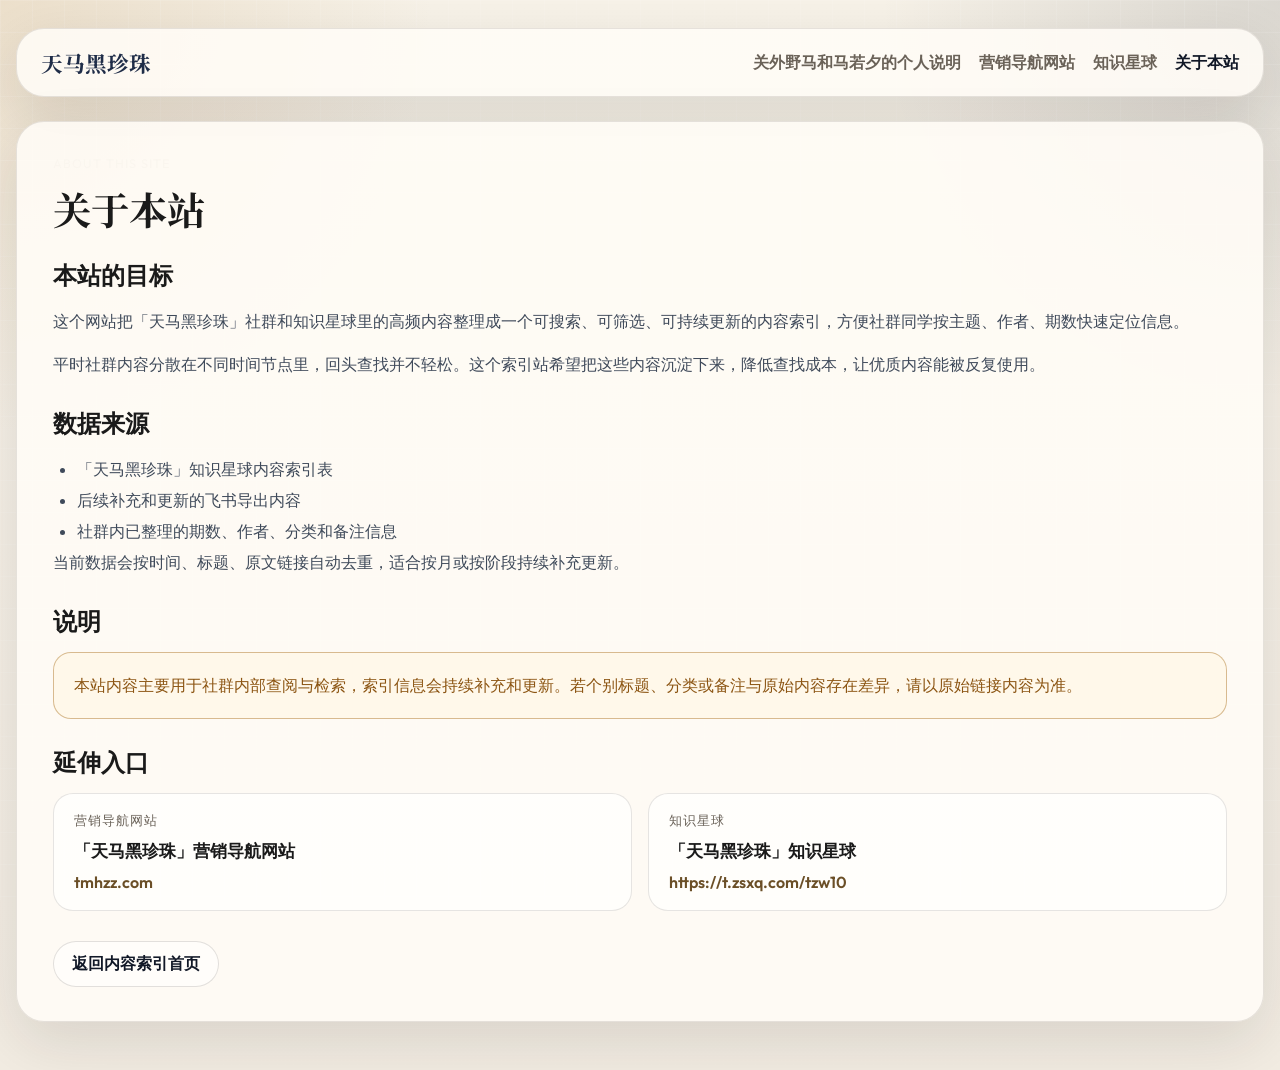
<file: about.html>
<!DOCTYPE html>
<html lang="zh-CN">
<head>
  <meta charset="UTF-8">
  <meta name="viewport" content="width=device-width, initial-scale=1">
  <title>关于本站 | 天马黑珍珠内容索引</title>
  <meta
    name="description"
    content="关于天马黑珍珠内容索引站的目标、数据来源和使用说明。"
  >
  <link rel="preconnect" href="https://fonts.googleapis.com">
  <link rel="preconnect" href="https://fonts.gstatic.com" crossorigin>
  <link
    href="https://fonts.googleapis.com/css2?family=Noto+Serif+SC:wght@500;700&family=Outfit:wght@400;500;600;700&display=swap"
    rel="stylesheet"
  >
  <link rel="stylesheet" href="./assets/styles.css">
</head>
<body>
  <div class="site-shell">
    <nav class="top-nav" aria-label="站点菜单">
      <a class="brand-mark" href="./index.html">天马黑珍珠</a>
      <div class="nav-links">
        <a href="https://yema-29129.github.io/guanwaiyema/" target="_blank" rel="noreferrer">关外野马和马若夕的个人说明</a>
        <a href="https://tmhzz.com" target="_blank" rel="noreferrer">营销导航网站</a>
        <a href="https://t.zsxq.com/tzw10" target="_blank" rel="noreferrer">知识星球</a>
        <a href="./about.html" aria-current="page">关于本站</a>
      </div>
    </nav>

    <article class="about-panel standalone-about">
      <p class="eyebrow about-eyebrow">About This Site</p>
      <h1>关于本站</h1>
      <section class="about-block">
        <h2>本站的目标</h2>
        <p>
          这个网站把「天马黑珍珠」社群和知识星球里的高频内容整理成一个可搜索、可筛选、可持续更新的内容索引，方便社群同学按主题、作者、期数快速定位信息。
        </p>
        <p>
          平时社群内容分散在不同时间节点里，回头查找并不轻松。这个索引站希望把这些内容沉淀下来，降低查找成本，让优质内容能被反复使用。
        </p>
      </section>
      <section class="about-block">
        <h2>数据来源</h2>
        <ul class="about-list">
          <li>「天马黑珍珠」知识星球内容索引表</li>
          <li>后续补充和更新的飞书导出内容</li>
          <li>社群内已整理的期数、作者、分类和备注信息</li>
        </ul>
        <p class="about-note">
          当前数据会按时间、标题、原文链接自动去重，适合按月或按阶段持续补充更新。
        </p>
      </section>
      <section class="about-block">
        <h2>说明</h2>
        <div class="notice-box">
          本站内容主要用于社群内部查阅与检索，索引信息会持续补充和更新。若个别标题、分类或备注与原始内容存在差异，请以原始链接内容为准。
        </div>
      </section>

      <section class="about-block">
        <h2>延伸入口</h2>
        <div class="about-link-list">
          <a class="about-link-card" href="https://tmhzz.com" target="_blank" rel="noreferrer">
            <span class="about-link-label">营销导航网站</span>
            <strong>「天马黑珍珠」营销导航网站</strong>
            <span class="about-link-url">tmhzz.com</span>
          </a>
          <a class="about-link-card" href="https://t.zsxq.com/tzw10" target="_blank" rel="noreferrer">
            <span class="about-link-label">知识星球</span>
            <strong>「天马黑珍珠」知识星球</strong>
            <span class="about-link-url">https://t.zsxq.com/tzw10</span>
          </a>
        </div>
      </section>

      <div class="about-actions">
        <a class="back-home-btn" href="./index.html">返回内容索引首页</a>
      </div>
    </article>
  </div>
</body>
</html>
</file>
<file: assets/styles.css>
:root {
  --bg: #f5f1e8;
  --bg-soft: #fbf8f2;
  --surface: rgba(255, 252, 246, 0.88);
  --surface-strong: #fffdfa;
  --text: #1a1a1a;
  --muted: #6a6258;
  --line: rgba(49, 43, 35, 0.12);
  --primary: #111827;
  --accent: #b88945;
  --accent-soft: #e8d4b4;
  --danger: #8f2443;
  --shadow: 0 20px 60px rgba(30, 26, 21, 0.12);
}

* {
  box-sizing: border-box;
}

html {
  scroll-behavior: smooth;
}

body {
  margin: 0;
  min-height: 100vh;
  font-family: "Outfit", sans-serif;
  color: var(--text);
  background:
    radial-gradient(circle at top left, rgba(184, 137, 69, 0.18), transparent 26%),
    radial-gradient(circle at top right, rgba(17, 24, 39, 0.12), transparent 24%),
    linear-gradient(180deg, #f7f2e8 0%, #f2ece2 100%);
}

body::before {
  content: "";
  position: fixed;
  inset: 0;
  background-image:
    linear-gradient(rgba(255, 255, 255, 0.35) 1px, transparent 1px),
    linear-gradient(90deg, rgba(255, 255, 255, 0.35) 1px, transparent 1px);
  background-size: 32px 32px;
  opacity: 0.35;
  pointer-events: none;
  z-index: -1;
}

.site-shell {
  width: min(1360px, calc(100% - 32px));
  margin: 0 auto;
  padding: 28px 0 48px;
}

.top-nav,
.about-panel {
  border: 1px solid var(--line);
  border-radius: 28px;
  background: var(--surface);
  box-shadow: var(--shadow);
}

.top-nav {
  display: flex;
  align-items: center;
  justify-content: space-between;
  gap: 20px;
  padding: 18px 24px;
  margin-bottom: 24px;
}

.brand-mark {
  color: #1f2d48;
  text-decoration: none;
  font-family: "Noto Serif SC", serif;
  font-size: 1.35rem;
  font-weight: 700;
}

.nav-links {
  display: flex;
  align-items: center;
  gap: 18px;
  flex-wrap: wrap;
}

.nav-links a {
  color: var(--muted);
  text-decoration: none;
  font-weight: 600;
}

.nav-links a[aria-current="page"],
.nav-links a:hover {
  color: var(--primary);
}

.about-panel {
  padding: 34px 36px;
}

.standalone-about h1 {
  margin: 0 0 24px;
  font-family: "Noto Serif SC", serif;
  font-size: clamp(2rem, 3vw, 3rem);
}

.about-eyebrow {
  color: var(--muted);
}

.about-block + .about-block {
  margin-top: 28px;
}

.about-block h2,
.about-block h3 {
  margin: 0 0 14px;
  font-size: 1.5rem;
}

.about-block p,
.about-list,
.about-note {
  margin: 0;
  color: #3f4a5a;
  font-size: 1.02rem;
  line-height: 1.9;
}

.about-block p + p,
.about-note {
  margin-top: 12px;
}

.about-list {
  padding-left: 24px;
}

.notice-box {
  padding: 18px 20px;
  border: 1px solid rgba(184, 137, 69, 0.55);
  border-radius: 18px;
  background: rgba(255, 248, 232, 0.82);
  color: #8c5513;
  line-height: 1.8;
}

.about-link-list {
  display: grid;
  grid-template-columns: repeat(2, minmax(0, 1fr));
  gap: 16px;
}

.about-link-card {
  display: grid;
  gap: 8px;
  padding: 18px 20px;
  border: 1px solid rgba(49, 43, 35, 0.12);
  border-radius: 20px;
  background: rgba(255, 255, 255, 0.72);
  color: var(--text);
  text-decoration: none;
  transition: transform 160ms ease, box-shadow 160ms ease;
}

.about-link-card:hover {
  transform: translateY(-2px);
  box-shadow: 0 18px 36px rgba(30, 26, 21, 0.08);
}

.about-link-label {
  color: var(--muted);
  font-size: 0.82rem;
  letter-spacing: 0.08em;
  text-transform: uppercase;
}

.about-link-card strong {
  font-size: 1.08rem;
  line-height: 1.5;
}

.about-link-url {
  color: #6b4f27;
  font-weight: 600;
  word-break: break-all;
}

.about-actions {
  margin-top: 30px;
}

.back-home-btn {
  display: inline-flex;
  align-items: center;
  justify-content: center;
  min-height: 46px;
  padding: 0 18px;
  border: 1px solid rgba(49, 43, 35, 0.14);
  border-radius: 999px;
  background: #fffdfa;
  color: var(--primary);
  text-decoration: none;
  font-weight: 600;
}

.hero,
.filters-panel,
.results-panel,
.detail-dialog {
  backdrop-filter: blur(18px);
}

.hero {
  display: grid;
  grid-template-columns: 1.25fr 1fr;
  gap: 24px;
  padding: 36px;
  border: 1px solid var(--line);
  border-radius: 28px;
  background:
    linear-gradient(135deg, rgba(17, 24, 39, 0.95), rgba(47, 41, 35, 0.9)),
    var(--surface);
  color: #f8f4ed;
  box-shadow: var(--shadow);
}

.eyebrow,
.results-kicker,
.field-label {
  letter-spacing: 0.08em;
  text-transform: uppercase;
}

.eyebrow,
.results-kicker {
  margin: 0 0 10px;
  color: rgba(248, 244, 237, 0.72);
  font-size: 0.78rem;
}

.hero h1,
.results-head h2,
.empty-state h3,
.dialog-title {
  margin: 0;
  font-family: "Noto Serif SC", serif;
}

.hero h1 {
  font-size: clamp(2.2rem, 4vw, 4.2rem);
  line-height: 1.05;
  margin-bottom: 14px;
}

.hero-text {
  margin: 0;
  max-width: 32rem;
  color: rgba(248, 244, 237, 0.82);
  font-size: 1rem;
}

.hero-panel {
  position: relative;
}

.hero-panel::before {
  content: "";
  position: absolute;
  inset: 0;
  border-radius: 24px;
  background:
    radial-gradient(circle at top right, rgba(255, 255, 255, 0.16), transparent 35%),
    linear-gradient(180deg, rgba(232, 212, 180, 0.2), rgba(255, 255, 255, 0.02));
}

.stats-grid {
  position: relative;
  display: grid;
  grid-template-columns: repeat(2, minmax(0, 1fr));
  gap: 14px;
}

.stat-card {
  padding: 18px;
  border-radius: 20px;
  border: 1px solid rgba(255, 255, 255, 0.12);
  background: rgba(255, 255, 255, 0.08);
}

.stat-label {
  display: block;
  color: rgba(248, 244, 237, 0.68);
  font-size: 0.88rem;
}

.stat-value {
  display: block;
  margin-top: 10px;
  font-size: clamp(1.8rem, 3vw, 2.8rem);
}

.layout {
  display: block;
  margin-top: 24px;
}

.content-stack {
  display: grid;
  gap: 24px;
}

.filters-panel,
.results-panel {
  border: 1px solid var(--line);
  border-radius: 28px;
  background: var(--surface);
  box-shadow: var(--shadow);
}

.filters-panel {
  padding: 22px;
}

.search-row,
.toolbar-row {
  display: grid;
  gap: 14px;
}

.search-row {
  grid-template-columns: 1fr;
}

.field {
  display: grid;
  gap: 8px;
}

.field-label {
  color: var(--muted);
  font-size: 0.78rem;
  font-weight: 600;
}

input[type="search"],
select {
  width: 100%;
  min-height: 48px;
  padding: 0 14px;
  border: 1px solid rgba(49, 43, 35, 0.14);
  border-radius: 14px;
  background: rgba(255, 255, 255, 0.78);
  color: var(--text);
  font: inherit;
}

input[type="search"]:focus,
select:focus {
  outline: 2px solid rgba(184, 137, 69, 0.35);
  border-color: rgba(184, 137, 69, 0.58);
}

.chip-section {
  margin-top: 22px;
}

.toolbar-row {
  grid-template-columns:
    minmax(150px, 0.95fr)
    minmax(140px, 0.85fr)
    minmax(150px, 0.95fr)
    minmax(150px, 0.95fr)
    minmax(150px, 0.95fr)
    minmax(138px, auto)
    minmax(150px, auto);
  align-items: end;
  margin-top: 18px;
}

.chip-head {
  display: flex;
  align-items: center;
  justify-content: space-between;
  gap: 12px;
  margin-bottom: 12px;
}

.chip-row,
.active-filters {
  display: flex;
  flex-wrap: wrap;
  gap: 10px;
}

.chip {
  border: 1px solid rgba(49, 43, 35, 0.12);
  border-radius: 999px;
  background: rgba(255, 255, 255, 0.9);
  color: var(--primary);
  padding: 10px 14px;
  font: inherit;
  cursor: pointer;
  transition: 160ms ease;
}

.chip:hover,
.chip:focus-visible {
  transform: translateY(-1px);
  border-color: rgba(184, 137, 69, 0.52);
}

.chip.active {
  background: var(--primary);
  color: #fff;
  border-color: var(--primary);
}

.ghost-btn {
  border: 0;
  background: transparent;
  color: var(--muted);
  font: inherit;
  cursor: pointer;
}

.toggle-row {
  margin-top: 18px;
}

.toggle-pill {
  display: inline-flex;
  align-items: center;
  gap: 10px;
  min-height: 48px;
  padding: 0 14px;
  border-radius: 16px;
  border: 1px solid rgba(49, 43, 35, 0.12);
  background: rgba(255, 255, 255, 0.7);
  white-space: nowrap;
}

.results-panel {
  padding: 26px;
}

.results-head {
  display: flex;
  justify-content: space-between;
  align-items: end;
  gap: 16px;
}

.results-kicker {
  color: var(--muted);
  margin-bottom: 6px;
}

.results-head h2 {
  font-size: clamp(1.6rem, 2vw, 2.3rem);
}

.results-summary {
  margin: 0;
  color: var(--muted);
}

.active-filters {
  margin-top: 16px;
  min-height: 28px;
}

.filter-badge,
.meta-badge,
.category-badge,
.status-badge {
  display: inline-flex;
  align-items: center;
  gap: 6px;
  padding: 7px 10px;
  border-radius: 999px;
  font-size: 0.86rem;
}

.filter-badge {
  background: rgba(184, 137, 69, 0.14);
  color: #7f5a1f;
}

.cards-grid {
  display: grid;
  grid-template-columns: repeat(5, minmax(0, 1fr));
  gap: 16px;
  margin-top: 20px;
}

.content-card {
  display: grid;
  gap: 12px;
  padding: 18px;
  border-radius: 20px;
  border: 1px solid rgba(49, 43, 35, 0.1);
  background:
    linear-gradient(180deg, rgba(255, 255, 255, 0.94), rgba(251, 247, 240, 0.9));
  box-shadow: 0 12px 34px rgba(30, 26, 21, 0.08);
  transition: transform 180ms ease, box-shadow 180ms ease;
}

.content-card:hover {
  transform: translateY(-4px);
  box-shadow: 0 20px 42px rgba(30, 26, 21, 0.12);
}

.card-top,
.card-meta,
.card-actions,
.dialog-tags,
.detail-list {
  display: flex;
  flex-wrap: wrap;
  gap: 10px;
}

.meta-badge {
  background: rgba(17, 24, 39, 0.08);
  color: #2f3643;
}

.category-badge {
  border: 1px solid transparent;
  font-weight: 600;
}

.category-badge.category-0 {
  background: #e8f3ff;
  color: #225ea8;
}

.category-badge.category-1 {
  background: #e9f8ef;
  color: #1d6b43;
}

.category-badge.category-2 {
  background: #fff3df;
  color: #9a5a00;
}

.category-badge.category-3 {
  background: #f7ebff;
  color: #7b43b4;
}

.category-badge.category-4 {
  background: #ffe8ec;
  color: #a63a52;
}

.category-badge.category-5 {
  background: #eaf7f6;
  color: #1f6f68;
}

.category-badge.category-6 {
  background: #f1efe9;
  color: #6d6251;
}

.category-badge.category-7 {
  background: #fff1f0;
  color: #b44833;
}

.status-badge {
  background: rgba(143, 36, 67, 0.12);
  color: var(--danger);
}

.content-title {
  margin: 0;
  font-size: 1rem;
  line-height: 1.45;
}

.content-title button {
  border: 0;
  padding: 0;
  background: transparent;
  color: inherit;
  font: inherit;
  text-align: left;
  cursor: pointer;
}

.content-title button:hover {
  color: #6b4f27;
}

.card-note {
  margin: 0;
  color: var(--muted);
  font-size: 0.94rem;
}

.card-actions a,
.card-actions button,
.dialog-link {
  display: inline-flex;
  align-items: center;
  justify-content: center;
  min-height: 38px;
  padding: 0 14px;
  border-radius: 999px;
  text-decoration: none;
  font: inherit;
  cursor: pointer;
}

.card-actions a,
.dialog-link {
  background: var(--primary);
  color: #fff;
}

.card-actions button {
  border: 1px solid rgba(49, 43, 35, 0.12);
  background: transparent;
}

.empty-state {
  margin-top: 20px;
  padding: 40px 24px;
  border: 1px dashed rgba(49, 43, 35, 0.16);
  border-radius: 24px;
  text-align: center;
  background: rgba(255, 255, 255, 0.45);
}

.empty-state p {
  color: var(--muted);
}

.hidden {
  display: none !important;
}

.detail-dialog {
  width: min(720px, calc(100% - 24px));
  border: 1px solid var(--line);
  border-radius: 28px;
  padding: 0;
  background: var(--surface-strong);
  box-shadow: 0 36px 90px rgba(17, 24, 39, 0.24);
}

.detail-dialog::backdrop {
  background: rgba(17, 24, 39, 0.42);
  backdrop-filter: blur(8px);
}

.dialog-close {
  position: absolute;
  top: 16px;
  right: 18px;
  border: 0;
  background: transparent;
  font-size: 1.8rem;
  cursor: pointer;
}

.dialog-body {
  display: grid;
  gap: 18px;
  padding: 34px;
}

.dialog-title {
  font-size: clamp(1.6rem, 2vw, 2.1rem);
}

.dialog-text {
  margin: 0;
  color: var(--muted);
}

.detail-item {
  display: grid;
  gap: 4px;
  min-width: 180px;
}

.detail-item dt {
  color: var(--muted);
  font-size: 0.84rem;
  text-transform: uppercase;
  letter-spacing: 0.08em;
}

.detail-item dd {
  margin: 0;
}

@media (max-width: 1100px) {
  .hero {
    grid-template-columns: 1fr;
  }

  .toolbar-row {
    grid-template-columns: repeat(3, minmax(0, 1fr));
  }

  .cards-grid {
    grid-template-columns: repeat(3, minmax(0, 1fr));
  }

  .about-link-list {
    grid-template-columns: 1fr;
  }
}

@media (max-width: 900px) {
  .site-shell {
    width: min(100% - 20px, 1360px);
  }

  .hero {
    padding: 24px;
  }

  .hero h1 {
    font-size: clamp(1.9rem, 8vw, 2.8rem);
  }

  .hero-text {
    font-size: 0.96rem;
  }

  .stats-grid {
    grid-template-columns: repeat(2, minmax(0, 1fr));
  }

  .toolbar-row {
    grid-template-columns: repeat(2, minmax(0, 1fr));
  }

  .cards-grid {
    grid-template-columns: repeat(2, minmax(0, 1fr));
  }

  .content-card {
    padding: 16px;
  }

  .card-actions {
    display: grid;
    grid-template-columns: 1fr;
  }

  .card-actions a,
  .card-actions button {
    width: 100%;
    min-height: 42px;
  }
}

@media (max-width: 680px) {
  .site-shell {
    width: min(100% - 20px, 1360px);
    padding-top: 10px;
  }

  .top-nav {
    flex-direction: column;
    align-items: start;
    padding: 18px;
    border-radius: 22px;
  }

  .nav-links {
    width: 100%;
    gap: 10px 14px;
  }

  .nav-links a {
    font-size: 0.95rem;
  }

  .hero,
  .about-panel,
  .filters-panel,
  .results-panel {
    padding: 18px;
    border-radius: 22px;
  }

  .brand-mark {
    font-size: 1.2rem;
  }

  .hero {
    gap: 18px;
  }

  .stats-grid {
    grid-template-columns: 1fr;
  }

  .results-head {
    align-items: start;
    flex-direction: column;
  }

  .search-row,
  .toolbar-row {
    grid-template-columns: 1fr;
  }

  .toggle-pill {
    min-height: 46px;
    padding: 0 12px;
    font-size: 0.95rem;
  }

  .chip-head {
    align-items: start;
    flex-direction: column;
  }

  .chip-row {
    gap: 8px;
  }

  .chip {
    padding: 9px 12px;
    font-size: 0.95rem;
  }

  .cards-grid {
    grid-template-columns: 1fr;
  }

  .content-card {
    gap: 14px;
    padding: 18px 16px;
  }

  .content-title {
    font-size: 1.22rem;
    line-height: 1.55;
  }

  .card-meta {
    gap: 8px;
  }

  .meta-badge,
  .category-badge,
  .status-badge {
    font-size: 0.9rem;
    padding: 8px 11px;
  }

  .card-actions {
    gap: 10px;
  }

  .card-actions a,
  .card-actions button {
    min-height: 46px;
    font-size: 1rem;
  }

  .results-head h2,
  .standalone-about h1 {
    font-size: 2rem;
  }

  .dialog-body {
    padding: 24px 20px;
  }
}

@media (max-width: 420px) {
  .site-shell {
    width: calc(100% - 16px);
  }

  .top-nav,
  .hero,
  .about-panel,
  .filters-panel,
  .results-panel {
    border-radius: 18px;
  }

  .hero,
  .about-panel,
  .filters-panel,
  .results-panel,
  .top-nav {
    padding-left: 16px;
    padding-right: 16px;
  }

  .content-title {
    font-size: 1.14rem;
  }

  .dialog-body {
    padding: 20px 16px;
  }
}

@media (max-width: 1400px) {
  .cards-grid {
    grid-template-columns: repeat(4, minmax(0, 1fr));
  }
}

@media (max-width: 1100px) {
  .cards-grid {
    grid-template-columns: repeat(3, minmax(0, 1fr));
  }
}
</file>
